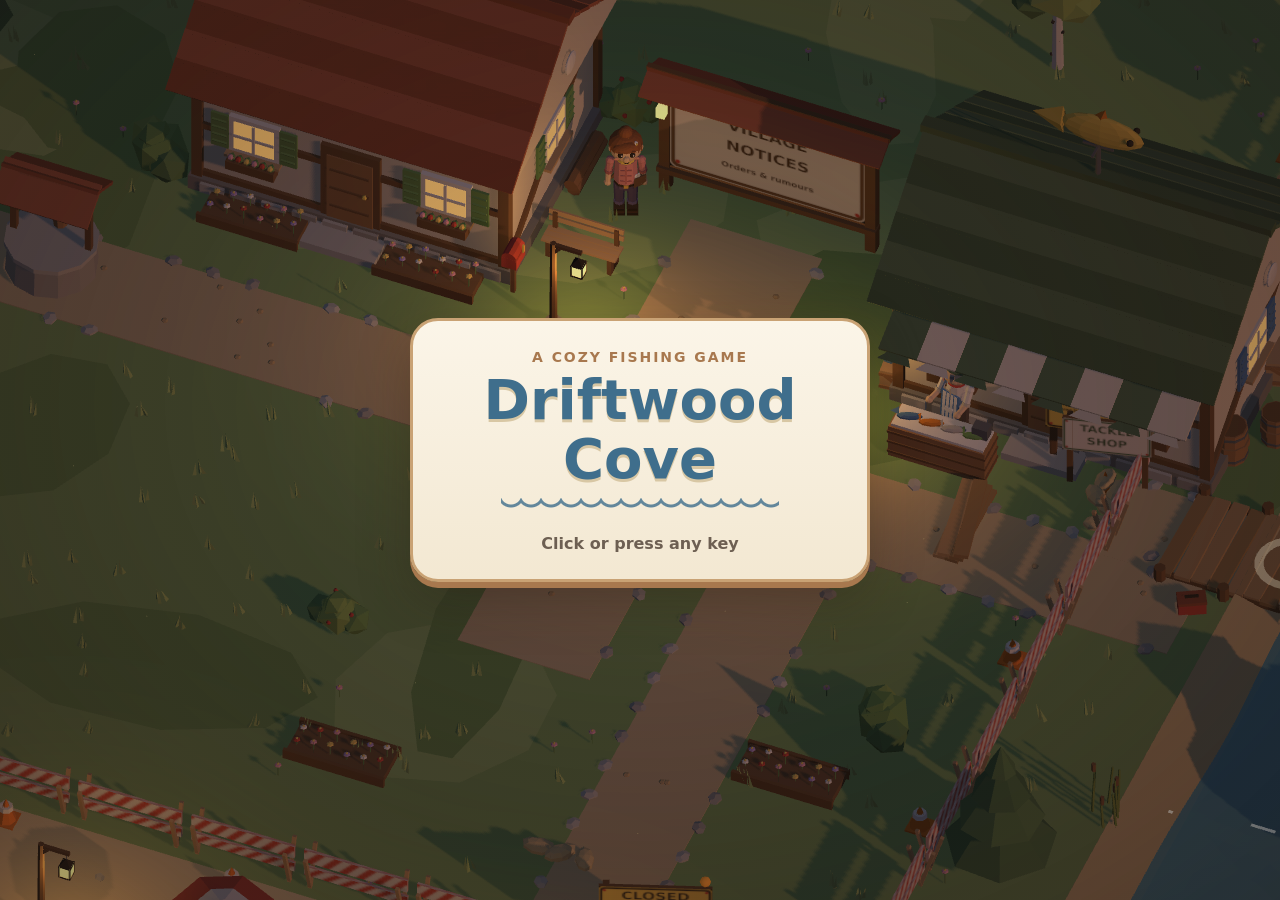
<file: index.html>
<!doctype html>
<html lang="en">
<head>
  <meta charset="utf-8">
  <meta name="viewport" content="width=device-width, initial-scale=1, viewport-fit=cover, user-scalable=no">
  <title>Driftwood Cove — a cozy fishing game</title>
  <meta name="description" content="A small, cozy 2.5D fishing game. Explore, fish, collect and upgrade.">
  <meta name="theme-color" content="#3f6e8c">
  <link rel="manifest" href="manifest.webmanifest">
  <link rel="icon" href="icons/icon-192.png" type="image/png">
  <link rel="apple-touch-icon" href="icons/icon-192.png">
  <link rel="stylesheet" href="style.css">
  <script type="importmap">{ "imports": { "three": "./vendor/three/three.module.js" } }</script>
  <script type="module" src="js/main.js"></script>
</head>
<body>
  <canvas id="world" aria-label="Game world"></canvas>

  <section id="title-screen" class="title-screen" aria-labelledby="title-name" hidden>
    <div class="title-card">
      <p class="title-kicker">a cozy fishing game</p>
      <h1 id="title-name">Driftwood Cove</h1>
      <div class="title-waves" aria-hidden="true"></div>
      <p id="title-press" class="title-press">Click or press any key</p>
      <div id="title-menu" class="title-menu" hidden>
        <button type="button" id="title-play" class="primary title-play">Play <span class="key">E</span></button>
        <button type="button" id="title-settings" class="secondary title-settings"><span class="title-ico" data-icon="gear"></span>Settings</button>
      </div>
    </div>
  </section>

  <header class="hud" id="hud">
    <div class="hud-card">
      <span class="level-chip" id="hud-level-chip" title="Level">
        <span id="hud-level">Lv 1</span>
        <span class="xp-bar" aria-hidden="true"><span id="hud-xp-bar"></span></span>
      </span>
      <span class="coins" title="Coins"><span class="coin-icon" aria-hidden="true"></span><span id="hud-coins">30</span></span>
      <span class="time-chip" id="hud-time-chip">
        <span class="time-icon" id="hud-time-icon" aria-hidden="true"></span>
        <span id="hud-time">Dawn</span>
        <span class="time-bar" aria-hidden="true"><span id="hud-time-bar"></span></span>
        <span class="moon-phase" id="hud-moon" role="img"></span>
      </span>
      <span class="weather-chip" id="hud-weather" data-weather="clear"><span class="weather-ico" id="hud-weather-ico" aria-hidden="true"></span><span id="hud-weather-text">Clear</span></span>
    </div>
    <div class="hud-card hud-sub">
      <span id="hud-region">Village</span>
      <span class="dot" aria-hidden="true">·</span>
      <span>Collection <strong id="hud-collection">0</strong></span>
      <span class="streak-chip" id="hud-streak" hidden title="Catch streak: bonus sell value on fish caught in a row"><span id="hud-streak-ico"></span><span id="hud-streak-text"></span></span>
    </div>
  </header>

  <nav class="hud-buttons" aria-label="Menus">
    <button type="button" id="btn-bag" class="pill"><span class="key">I</span> Bag <span class="badge" id="bag-count">0</span></button>
    <button type="button" id="btn-skills" class="pill"><span class="key">K</span> Skills <span class="badge points" id="skill-points" hidden>0</span></button>
    <button type="button" id="btn-settings" class="pill icon-only" aria-label="Settings" title="Settings"></button>
  </nav>

  <div id="finder" class="finder" hidden aria-label="Fish that can bite here now"></div>
  <button type="button" id="action-btn" class="action-btn" hidden><span class="key" id="action-key">E</span> <span id="action-label">Fish</span></button>

  <section id="fishing" class="fishing-panel" hidden aria-live="polite">
    <div class="legend-banner" id="legend-banner" hidden>✦ Legendary! ✦</div>
    <div class="fishing-status" id="fishing-status"><span class="status-ico" id="fishing-status-ico"></span><span id="fishing-status-text">Casting…</span></div>
    <div id="minigame" class="minigame" hidden>
      <div class="mg-head">
        <span class="mg-behavior"><span class="mg-behavior-ico" id="mg-behavior-ico"></span><span id="mg-behavior">Fish on!</span></span>
        <span id="mg-phase" class="mg-phase" hidden></span>
        <span id="mg-boss" class="mg-boss" hidden></span>
      </div>
      <div class="lane" id="mg-lane">
        <div class="lane-waves" aria-hidden="true"></div>
        <div class="zone" id="mg-zone" aria-hidden="true"><span class="zone-edge left"></span><span class="zone-edge right"></span></div>
        <div class="lane-fish" id="mg-fish" aria-hidden="true"></div>
      </div>
      <div class="meters">
        <div class="meter"><span class="meter-ico" data-icon="net" title="Catch progress"></span><div class="bar progress-bar"><div class="bar-fill progress" id="mg-progress"></div></div><span class="meter-val" id="mg-progress-val">0%</span></div>
        <div class="meter"><span class="meter-ico" data-icon="line2" title="Line tension"></span><div class="bar tension-bar"><div class="bar-fill tension" id="mg-tension"></div><span class="danger-mark" aria-hidden="true"></span></div><span class="meter-val" id="mg-tension-val">0%</span></div>
      </div>
      <p class="mg-hint"><span class="hint-keys"><span class="key">Space</span><span class="hint-or">or</span><span class="mg-mouse" data-icon="mouse"></span></span> hold to reel <b>→</b> · release to ease the line</p>
    </div>
    <div id="harpoon-game" class="minigame harpoon-game" hidden>
      <div class="mg-head">
        <span class="mg-behavior"><span class="mg-behavior-ico" data-icon="harpoon"></span><span id="hp-title">Harpoon it!</span></span>
        <span id="hp-result" class="mg-phase" hidden></span>
        <span id="hp-name" class="mg-boss" hidden></span>
      </div>
      <div class="lane hp-lane" id="hp-lane">
        <div class="lane-waves" aria-hidden="true"></div>
        <div class="hp-target" id="hp-target" aria-hidden="true"><span class="hp-back" data-icon="whale"></span></div>
        <div class="hp-mark" id="hp-mark" aria-hidden="true"></div>
        <div class="hp-aim" id="hp-aim" aria-hidden="true"></div>
      </div>
      <div class="hp-count"><span class="hp-row" id="hp-hits" title="Hits needed"></span><span class="hp-row spare" id="hp-left" title="Harpoons left"></span></div>
      <p class="mg-hint"><span class="hint-keys"><span class="key">Space</span><span class="hint-or">or</span><span class="mg-mouse" data-icon="mouse"></span></span> throw when the aim is on the giant · lead it a little, the harpoon takes a moment to land</p>
    </div>
  </section>

  <section id="catch-card" class="catch-card" hidden aria-live="assertive">
    <div class="golden-banner" aria-hidden="true">✦ New species! ✦</div>
    <div class="catch-art" id="catch-art"></div>
    <h2 id="catch-title">Caught!</h2>
    <p id="catch-details"></p>
    <p id="catch-note" class="catch-note"></p>
    <p id="catch-extra" class="catch-extra"></p>
    <p id="catch-xp" class="catch-xp"></p>
    <p id="catch-streak" class="catch-streak"></p>
    <button type="button" id="catch-ok" class="primary">Continue <span class="key">E</span></button>
    <div id="catch-choice" class="catch-choice" hidden>
      <button type="button" id="catch-wall" class="choice-btn wall"><span class="choice-ico" data-icon="board"></span><span><b>Put on the wallboard</b><small>Collect it · no coins</small></span><span class="key">E</span></button>
      <button type="button" id="catch-bag" class="choice-btn bag"><span class="choice-ico" data-icon="bag"></span><span><b>Keep in bag</b><small id="catch-bag-sub">Sell it later</small></span><span class="key">B</span></button>
    </div>
  </section>

  <div id="joystick" class="joystick" aria-hidden="true"><div id="joystick-knob" class="knob"></div></div>
  <div id="toasts" class="toasts" role="status" aria-live="polite"></div>
  <div id="fade" class="fade" aria-hidden="true"></div>
  <div class="rotate-hint" role="alert">
    <svg viewBox="0 0 64 64" aria-hidden="true"><rect x="20" y="8" width="24" height="42" rx="5" fill="#fbf5e8" stroke="#3b3129" stroke-width="3"/><circle cx="32" cy="44" r="2.2" fill="#3b3129"/><path d="M50 30a18 18 0 0 1-8 16" fill="none" stroke="#6f9a5a" stroke-width="3.5" stroke-linecap="round"/><path d="M38 44l4 2.5 1-4.8" fill="none" stroke="#6f9a5a" stroke-width="3.5" stroke-linecap="round" stroke-linejoin="round"/></svg>
    <strong>Turn your phone sideways</strong>
    <span>Driftwood Cove plays in landscape.</span>
  </div>
  <div id="vignette" class="vignette" aria-hidden="true"></div>

  <dialog id="shop-dialog" class="panel" aria-labelledby="shop-title">
    <header class="panel-head">
      <h2 id="shop-title">Tackle Shop</h2>
      <span class="coins"><span class="coin-icon" aria-hidden="true"></span><span id="shop-coins">0</span></span>
      <button type="button" class="close" data-close aria-label="Close">✕</button>
    </header>
    <div class="tabs" role="tablist">
      <button type="button" role="tab" id="tab-market" aria-selected="true" data-tab="market">Sell</button>
      <button type="button" role="tab" id="tab-gear" aria-selected="false" data-tab="gear">Gear</button>
    </div>
    <div id="shop-market" class="panel-body" role="tabpanel" aria-labelledby="tab-market"></div>
    <div id="shop-gear" class="panel-body" role="tabpanel" aria-labelledby="tab-gear" hidden></div>
  </dialog>

  <dialog id="bag-dialog" class="panel" aria-labelledby="bag-title">
    <header class="panel-head">
      <h2 id="bag-title">Fish bag</h2>
      <button type="button" class="close" data-close aria-label="Close">✕</button>
    </header>
    <div id="bag-body" class="panel-body"></div>
  </dialog>

  <dialog id="board-dialog" class="panel wide" aria-labelledby="board-title">
    <header class="panel-head">
      <h2 id="board-title">Collection wallboard</h2>
      <strong id="board-count">0</strong>
      <button type="button" class="close" data-close aria-label="Close">✕</button>
    </header>
    <div id="board-tabs" class="board-tabs" role="tablist" aria-label="Locations"></div>
    <div id="board-body" class="panel-body board-body"></div>
    <p class="board-hint">Hover, focus or tap a fish to see your best catch.</p>
    <div id="board-tip" class="board-tip" role="tooltip" hidden></div>
  </dialog>

  <dialog id="orders-dialog" class="panel" aria-labelledby="orders-title">
    <header class="panel-head">
      <h2 id="orders-title">Village orders</h2>
      <span class="orders-day" id="orders-day"></span>
      <button type="button" class="close" data-close aria-label="Close">✕</button>
    </header>
    <p class="board-hint">Nell collects requests from the villagers. They're optional, pay better than the market, and new ones go up every dawn.</p>
    <div id="orders-body" class="panel-body"></div>
  </dialog>

  <dialog id="trophy-dialog" class="panel" aria-labelledby="trophy-title">
    <header class="panel-head">
      <h2 id="trophy-title">Trophy shelf</h2>
      <button type="button" class="close" data-close aria-label="Close">✕</button>
    </header>
    <p class="board-hint">Show off your three proudest catches. Trophies stay home: they can't be sold while they hang here.</p>
    <div id="trophy-body" class="panel-body"></div>
  </dialog>

  <dialog id="skills-dialog" class="panel wide" aria-labelledby="skills-title">
    <header class="panel-head">
      <h2 id="skills-title">Skills</h2>
      <span class="skills-level" id="skills-level">Level 1</span>
      <button type="button" class="close" data-close aria-label="Close">✕</button>
    </header>
    <div class="skills-summary">
      <div class="skills-xp"><div class="bar xp-bar-big"><div class="bar-fill" id="skills-xp-fill"></div></div><span id="skills-xp-text">0 / 40 XP</span></div>
      <span class="skills-points" id="skills-points">0 points to spend</span>
    </div>
    <div id="skills-body" class="panel-body skills-grid"></div>
    <p id="skills-detail" class="skills-detail" aria-live="polite"></p>
  </dialog>

  <dialog id="unlock-dialog" class="panel small" aria-labelledby="unlock-title">
    <header class="panel-head">
      <h2 id="unlock-title">Construction site</h2>
      <button type="button" class="close" data-close aria-label="Close">✕</button>
    </header>
    <div class="panel-body unlock-body">
      <div id="unlock-art" class="unlock-art" aria-hidden="true"></div>
      <p id="unlock-text"></p>
      <p class="unlock-price"><span class="value"><span class="coin-icon" aria-hidden="true"></span><span id="unlock-price">0</span></span> <span id="unlock-have" class="muted"></span></p>
      <div class="unlock-actions">
        <button type="button" class="secondary" data-close>Not now</button>
        <button type="button" class="primary" id="unlock-pay">Pay the builders</button>
      </div>
    </div>
  </dialog>

  <dialog id="sleep-dialog" class="panel small" aria-labelledby="sleep-title">
    <header class="panel-head">
      <h2 id="sleep-title">Sleep until…</h2>
      <button type="button" class="close" data-close aria-label="Close">✕</button>
    </header>
    <div class="panel-body">
      <div id="sleep-body" class="sleep-options"></div>
    </div>
  </dialog>

  <dialog id="settings-dialog" class="panel small" aria-labelledby="settings-title">
    <header class="panel-head">
      <h2 id="settings-title">Settings</h2>
      <button type="button" class="close" data-close aria-label="Close">✕</button>
    </header>
    <form class="panel-body settings-body" method="dialog">
      <label class="setting"><span class="setting-ico" data-icon="music"></span><span>Music</span><input type="range" id="vol-music" min="0" max="100" step="1"><output for="vol-music"></output></label>
      <label class="setting"><span class="setting-ico" data-icon="speaker"></span><span>Sounds</span><input type="range" id="vol-sfx" min="0" max="100" step="1"><output for="vol-sfx"></output></label>
      <label class="setting"><span class="setting-ico" data-icon="leaf"></span><span>Nature</span><input type="range" id="vol-ambience" min="0" max="100" step="1"><output for="vol-ambience"></output></label>
      <label class="setting toggle"><span class="setting-ico" data-icon="mute"></span><span>Mute everything</span><input type="checkbox" id="vol-mute"></label>
    </form>
  </dialog>

  <script>
    if ("serviceWorker" in navigator) navigator.serviceWorker.register("sw.js");
  </script>
</body>
</html>
</file>
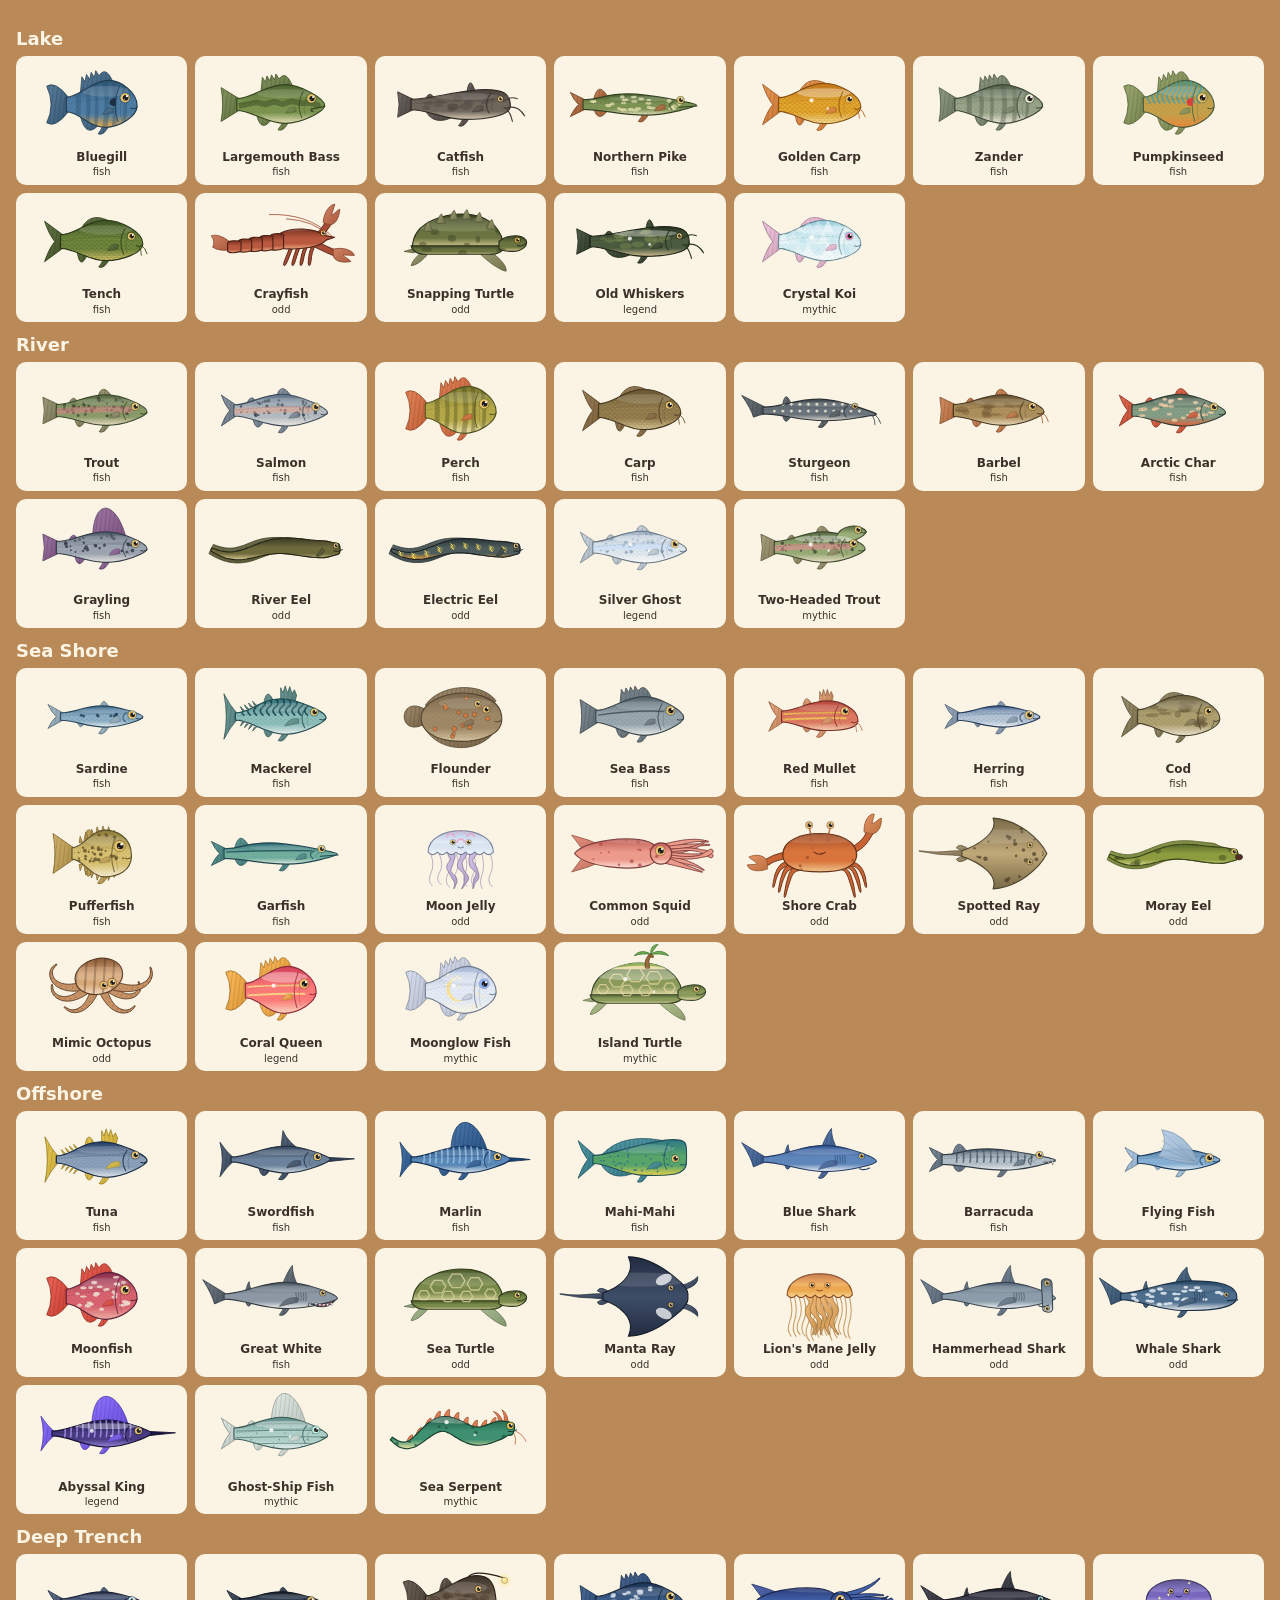
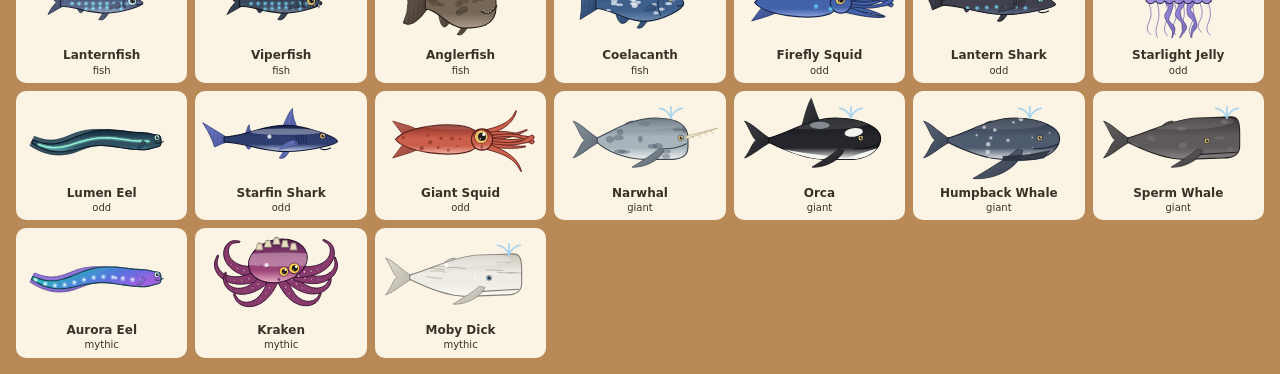
<file: tools/portraits.html>
<!doctype html>
<html lang="en">
<head>
<meta charset="utf-8">
<meta name="viewport" content="width=device-width, initial-scale=1">
<title>Portrait sheet</title>
<!-- Dev tool: every species portrait, discovered and silhouette, for art consistency checks. Not precached. -->
<style>
  body { margin: 0; padding: 16px; background: #b98a58; font: 12px/1.2 "Segoe UI", system-ui, sans-serif; color: #3b3129; }
  h2 { margin: 12px 0 6px; color: #fbf4e4; }
  .grid { display: grid; grid-template-columns: repeat(auto-fill, minmax(var(--w, 150px), 1fr)); gap: 8px; }
  .cell { background: #fbf4e4; border-radius: 10px; padding: 6px; text-align: center; }
  .cell.sil { background: #d9ccb4; }
  .cell svg { width: 100%; height: auto; }
  .cell b { display: block; font-size: 12px; }
</style>
</head>
<body>
<div id="out"></div>
<script type="module">
  import { COLLECTION, LOCATIONS, LOCATION_LABELS, kindOf } from "../js/game/content.js";
  import { fishSvg } from "../js/ui/fishArt.js";
  const q = new URLSearchParams(location.search), sil = q.has("sil"), only = q.get("only")?.split(",");
  document.getElementById("out").innerHTML = LOCATIONS.map(loc => `<h2>${LOCATION_LABELS[loc]}</h2><div class="grid">${
    COLLECTION.filter(f => f.location === loc && (!only || only.some(o => f.id.includes(o)))).map(f => `<div class="cell">${fishSvg(f, { size: 150 })}<b>${f.name}</b><small>${kindOf(f)}</small></div>`
      + (sil ? `<div class="cell sil">${fishSvg(f, { silhouette: true, size: 150 })}<b>???</b></div>` : "")).join("")}</div>`).join("");
  if (q.get("w")) document.body.style.setProperty("--w", `${q.get("w")}px`);
  document.body.dataset.ready = "1";
</script>
</body>
</html>
</file>
<file: style.css>
:root {
  --paper: #f7efdf;
  --paper-2: #efe3cb;
  --ink: #3b3129;
  --ink-soft: #6d5f52;
  --wood: #a8784e;
  --wood-dark: #7a5638;
  --leaf: #6f9a5a;
  --leaf-dark: #4f7a44;
  --sea: #3f6e8c;
  --coin: #e6b83f;
  --rare: #4f86c6;
  --legendary: #d68a2a;
  --danger: #d0584a;
  --shadow: 0 6px 18px rgb(40 28 18 / 0.22);
  --radius: 16px;
  --font: ui-rounded, "Segoe UI Rounded", "SF Pro Rounded", "Nunito", "Segoe UI", system-ui, sans-serif;
  color-scheme: light;
}

* { box-sizing: border-box; }
[hidden] { display: none !important; }
html, body {
  margin: 0;
  height: 100%;
  overflow: hidden;
  background: #aedcee;
  color: var(--ink);
  font-family: var(--font);
  -webkit-tap-highlight-color: transparent;
  user-select: none;
  -webkit-user-select: none;
  touch-action: none;
}
canvas#world { position: fixed; inset: 0; width: 100vw; height: 100dvh; display: block; outline: none; }

button { font: inherit; color: inherit; cursor: pointer; touch-action: manipulation; }
button:focus-visible, [tabindex]:focus-visible { outline: 3px solid var(--sea); outline-offset: 2px; }
button:disabled { cursor: not-allowed; opacity: 0.5; }

.key {
  display: inline-grid; place-items: center; min-width: 1.5em; height: 1.5em; padding: 0 0.3em;
  border-radius: 6px; background: var(--ink); color: var(--paper); font-size: 0.72em; font-weight: 700;
}
@media (pointer: coarse) { .key { display: none; } }

/* HUD ------------------------------------------------------------------ */
.hud { position: fixed; top: 12px; left: 12px; display: grid; gap: 6px; pointer-events: none; }
.hud-card {
  display: flex; align-items: center; gap: 14px; padding: 8px 14px;
  background: var(--paper); border-radius: var(--radius); box-shadow: var(--shadow);
  font-weight: 700; font-size: 17px;
}
.hud-sub { font-size: 14px; font-weight: 600; color: var(--ink-soft); gap: 8px; padding: 6px 14px; justify-self: start; }
.hud-sub strong { color: var(--ink); }
.coins { display: inline-flex; align-items: center; gap: 6px; font-weight: 800; }
.coin-icon {
  width: 18px; height: 18px; border-radius: 50%;
  background: radial-gradient(circle at 35% 35%, #fff2b0, var(--coin) 55%, #b88a20);
  box-shadow: inset 0 0 0 2px #c99a2a;
}
.time-chip { display: inline-flex; align-items: center; gap: 8px; }
.time-icon { width: 18px; height: 18px; border-radius: 50%; background: #ffcf7a; box-shadow: 0 0 0 3px rgb(255 207 122 / 0.35); }
.time-chip[data-bucket="night"] .time-icon { background: #dfe6ff; box-shadow: inset -5px -2px 0 #9aa8d8; }
.time-chip[data-bucket="dusk"] .time-icon { background: #ff9a5c; }
.time-chip[data-bucket="dawn"] .time-icon { background: #ffc0a0; }
.weather-chip { display: inline-flex; align-items: center; gap: 5px; padding: 2px 10px 2px 6px; border-radius: 999px; background: var(--paper-2); font-size: 14px; font-weight: 800; color: var(--ink-soft); }
.weather-ico .ico { width: 22px; height: 22px; vertical-align: middle; }
.weather-chip[data-weather="rain"] { background: #dbe8f2; color: #3f6e8c; }
.weather-chip[data-weather="fog"] { background: #e6e6e2; color: #6d6a64; }
.weather-chip[data-weather="storm"] { background: #d9d4e8; color: #4a3d86; animation: pop 0.3s ease-out; }
.time-bar { width: 60px; height: 6px; background: var(--paper-2); border-radius: 3px; overflow: hidden; }
.time-bar span { display: block; height: 100%; width: 0; background: var(--wood); }

.hud-buttons { position: fixed; top: 12px; right: 12px; display: flex; gap: 8px; }
.pill {
  display: inline-flex; align-items: center; gap: 8px; min-height: 44px; padding: 8px 16px;
  border: none; border-radius: 999px; background: var(--paper); box-shadow: var(--shadow); font-weight: 700; font-size: 15px;
}
.pill:hover { background: #fff8ea; }
.badge { min-width: 22px; padding: 1px 7px; border-radius: 999px; background: var(--leaf); color: #fff; font-size: 13px; }

.action-btn {
  position: fixed; left: 50%; bottom: 28px; transform: translateX(-50%);
  display: inline-flex; align-items: center; gap: 10px; min-height: 52px; padding: 10px 24px;
  border: none; border-radius: 999px; background: var(--leaf); color: #fff; font-weight: 800; font-size: 18px;
  box-shadow: 0 4px 0 var(--leaf-dark), var(--shadow);
}
.action-btn .key { background: rgb(255 255 255 / 0.9); color: var(--leaf-dark); }
.action-btn:active { transform: translateX(-50%) translateY(3px); box-shadow: 0 1px 0 var(--leaf-dark), var(--shadow); }
.action-btn.locked { background: #9c8f80; box-shadow: 0 4px 0 #75695c, var(--shadow); }

/* Fishing ---------------------------------------------------------------- */
.fishing-panel {
  position: fixed; left: 50%; bottom: 20px; translate: -50% 0;
  width: min(520px, calc(100vw - 24px)); padding: 12px 18px 14px;
  background: var(--paper); border-radius: var(--radius); box-shadow: var(--shadow); text-align: center;
  touch-action: none;
}
.fishing-status { margin: 2px 0; font-size: 18px; font-weight: 800; }
.fishing-status.bite { color: var(--danger); font-size: 26px; animation: pop 0.25s ease-out; }
@keyframes pop { from { transform: scale(0.6); } to { transform: scale(1); } }
.minigame { margin-top: 6px; }
.mg-label { display: flex; justify-content: space-between; font-weight: 700; font-size: 14px; color: var(--ink-soft); margin-bottom: 6px; }
.mg-phase { font-weight: 800; }
.mg-phase.burst { color: var(--danger); }
.mg-phase.exhausted { color: var(--leaf-dark); }
.lane { position: relative; height: 40px; border-radius: 12px; background: linear-gradient(#6fb4c6, #4d93a8); overflow: hidden; box-shadow: inset 0 2px 6px rgb(0 0 0 / 0.25); }
.zone {
  position: absolute; top: 3px; bottom: 3px; left: 0; width: 14%;
  border-radius: 9px; background: rgb(255 248 220 / 0.35); border: 3px solid #fff5d6;
}
.zone.inside { background: rgb(160 230 140 / 0.5); border-color: #d9ffc7; }
.lane-fish {
  position: absolute; top: 50%; left: 0; width: 34px; height: 18px; margin-left: -17px; margin-top: -9px;
  background: #2f3f4a; border-radius: 50% 60% 60% 50%; transition: transform 0.1s;
}
.lane-fish::after { content: ""; position: absolute; left: -9px; top: 2px; border: 7px solid transparent; border-right: 11px solid #2f3f4a; }
.lane-fish.burst { background: #b3402f; }
.lane-fish.burst::after { border-right-color: #b3402f; }
.bar-row { display: grid; grid-template-columns: 70px 1fr; align-items: center; gap: 10px; margin-top: 8px; font-size: 13px; font-weight: 700; text-align: left; }
.bar { height: 14px; border-radius: 7px; background: var(--paper-2); overflow: hidden; box-shadow: inset 0 1px 3px rgb(0 0 0 / 0.15); }
.bar-fill { height: 100%; width: 0; border-radius: 7px; }
.bar-fill.progress { background: var(--leaf); }
.bar-fill.tension { background: var(--coin); }
.bar-fill.tension.high { background: var(--danger); }
.mg-hint { margin: 8px 0 0; font-size: 12px; color: var(--ink-soft); }

.catch-card {
  position: fixed; left: 50%; top: 50%; translate: -50% -50%;
  width: min(360px, calc(100vw - 24px)); padding: 18px 22px; text-align: center;
  background: var(--paper); border-radius: 20px; box-shadow: 0 12px 40px rgb(40 28 18 / 0.35);
  animation: pop 0.25s ease-out;
}
.catch-card h2 { margin: 4px 0; font-size: 22px; }
.catch-card p { margin: 4px 0; }
.catch-note { font-weight: 700; color: var(--leaf-dark); }
.catch-art svg { width: 160px; height: auto; }
.rarity-icon { display: inline-grid; place-items: center; width: var(--s, 22px); height: var(--s, 22px); vertical-align: middle; flex: none; }
.rarity-icon svg { width: 100%; height: 100%; display: block; }
.rarity-icon.legendary svg { filter: drop-shadow(0 0 3px rgb(255 200 80 / 0.8)); }
.catch-card h2 { display: flex; align-items: center; justify-content: center; gap: 8px; }
.catch-extra { font-weight: 800; color: var(--legendary); }
.catch-extra:empty { display: none; }
.rarity { display: inline-block; padding: 1px 10px; border-radius: 999px; font-size: 12px; font-weight: 800; text-transform: uppercase; letter-spacing: 0.04em; background: var(--paper-2); color: var(--ink-soft); }
.rarity.rare { background: var(--rare); color: #fff; }
.rarity.legendary { background: var(--legendary); color: #fff; }

.primary {
  min-height: 44px; padding: 8px 20px; border: none; border-radius: 999px;
  background: var(--leaf); color: #fff; font-weight: 800; box-shadow: 0 3px 0 var(--leaf-dark);
}
.primary .key { background: rgb(255 255 255 / 0.9); color: var(--leaf-dark); }
.secondary {
  min-height: 36px; padding: 6px 14px; border: 2px solid var(--wood); border-radius: 999px;
  background: #fff8ea; font-weight: 700;
}

/* Joystick (touch) ----------------------------------------------------- */
.joystick {
  position: fixed; left: 24px; bottom: 24px; width: 128px; height: 128px; border-radius: 50%;
  background: rgb(247 239 223 / 0.45); border: 3px solid rgb(247 239 223 / 0.8); display: none; touch-action: none;
}
.knob { position: absolute; left: 50%; top: 50%; width: 56px; height: 56px; margin: -28px 0 0 -28px; border-radius: 50%; background: var(--paper); box-shadow: var(--shadow); }
body.touch .joystick { display: block; }
body.touch .action-btn { left: auto; right: 24px; bottom: 44px; transform: none; min-height: 64px; }
body.touch .action-btn:active { transform: translateY(3px); }
body.fishing .joystick { display: none; }

.toasts { position: fixed; top: 110px; left: 50%; transform: translateX(-50%); display: grid; gap: 6px; justify-items: center; pointer-events: none; }
.toast { padding: 8px 16px; border-radius: 999px; background: rgb(59 49 41 / 0.88); color: var(--paper); font-weight: 700; font-size: 15px; animation: toast 2.8s ease forwards; }
@keyframes toast { 0% { opacity: 0; transform: translateY(-6px); } 10%, 80% { opacity: 1; transform: none; } 100% { opacity: 0; } }

.fade { position: fixed; inset: 0; background: #1d2850; opacity: 0; pointer-events: none; transition: opacity 0.45s ease; }
.fade.on { opacity: 1; }

/* Panels (dialogs) ------------------------------------------------------ */
dialog.panel {
  width: min(640px, calc(100vw - 24px)); max-height: min(640px, calc(100dvh - 32px));
  padding: 0; border: none; border-radius: 20px; background: var(--paper); color: var(--ink);
  box-shadow: 0 18px 50px rgb(40 28 18 / 0.4); overflow: hidden; display: none; flex-direction: column;
}
dialog.panel[open] { display: flex; }
dialog.panel.wide { width: min(820px, calc(100vw - 24px)); }
dialog::backdrop { background: rgb(40 32 26 / 0.35); }
.panel-head { display: flex; align-items: center; gap: 14px; padding: 14px 18px; background: var(--paper-2); border-bottom: 3px solid #e2d3b4; }
.panel-head h2 { margin: 0; font-size: 20px; flex: 1; }
.close { width: 40px; height: 40px; border: none; border-radius: 50%; background: var(--paper); font-size: 18px; font-weight: 800; }
.panel-body { padding: 14px 18px 18px; overflow-y: auto; user-select: text; }
.tabs { display: flex; gap: 6px; padding: 10px 18px 0; }
.tabs button { flex: 1; min-height: 40px; border: none; border-radius: 12px 12px 0 0; background: var(--paper-2); font-weight: 800; color: var(--ink-soft); }
.tabs button[aria-selected="true"] { background: var(--wood); color: #fff; }

.fish-list { display: grid; gap: 6px; margin: 0; padding: 0; list-style: none; }
.fish-row { display: grid; grid-template-columns: 64px 1fr auto auto; align-items: center; gap: 10px; padding: 4px 10px; background: #fffaf0; border-radius: 12px; }
.fish-row svg { width: 64px; height: auto; }
.fish-row .name { font-weight: 800; display: flex; align-items: center; gap: 6px; }
.fish-row .meta { font-size: 13px; color: var(--ink-soft); }
.value { font-weight: 800; display: inline-flex; align-items: center; gap: 4px; vertical-align: middle; }
.value .coin-icon { width: 14px; height: 14px; }
.list-head { display: flex; align-items: center; justify-content: space-between; gap: 10px; margin-bottom: 10px; font-weight: 700; }
.empty { color: var(--ink-soft); text-align: center; padding: 20px 0; }

.gear-list { display: grid; gap: 8px; }
.gear-row { display: grid; grid-template-columns: 70px 1fr auto; gap: 12px; align-items: center; padding: 8px 12px; background: #fffaf0; border-radius: 12px; }
.gear-slot { font-weight: 800; color: var(--wood-dark); }
.gear-info { font-size: 14px; line-height: 1.35; }
.gear-info b { font-size: 15px; }
.gear-info .arrow { color: var(--leaf-dark); font-weight: 800; }
.gear-info .muted { color: var(--ink-soft); }
.boat-row { background: #e6f0f2; }

.board-grid { display: grid; grid-template-columns: repeat(6, 1fr); gap: 10px; }
.board-tabs { display: flex; gap: 6px; padding: 12px 18px 0; flex-wrap: wrap; }
.board-tab { display: inline-flex; align-items: center; gap: 6px; padding: 7px 12px; border: 3px solid #e2d3b4; border-radius: 999px; background: #fffaf0; font: inherit; font-weight: 800; font-size: 14px; color: var(--ink-soft); cursor: pointer; }
.board-tab.active { background: var(--wood); border-color: var(--wood-dark); color: #fffaf0; }
.board-tab .tab-count { font-size: 12px; opacity: 0.85; }
.board-tab.done:not(.active) { border-color: var(--leaf); color: var(--leaf-dark); }
.board-body { display: grid; gap: 6px; align-content: start; }
.board-section { display: flex; align-items: center; gap: 6px; margin: 4px 0 0; font-size: 15px; color: var(--wood-dark); }
.board-section svg { width: 18px; height: 18px; }
.board-slot.legend.found { border-color: #e2b84a; background: linear-gradient(#fffaf0, #fff1c8); }
.board-tip .tip-flavor { font-size: 13px; color: var(--ink-soft); }
.board-slot { position: relative; display: grid; justify-items: center; gap: 2px; padding: 8px 4px; background: #fffaf0; border: 3px solid #e2d3b4; border-radius: 14px; text-align: center; font: inherit; color: inherit; cursor: pointer; transition: transform 0.12s, box-shadow 0.12s; }
.board-slot:hover, .board-slot:focus-visible { transform: translateY(-2px); box-shadow: 0 6px 14px rgb(40 28 18 / 0.18); }
.slot-rarity { position: absolute; top: 6px; right: 6px; }
.board-hint { margin: 10px 18px 0; font-size: 13px; color: var(--ink-soft); }
.board-tip {
  position: fixed; z-index: 10; width: 240px; padding: 12px 14px; display: grid; gap: 3px; justify-items: center; text-align: center;
  background: var(--paper); border: 3px solid var(--wood); border-radius: 16px; box-shadow: 0 10px 28px rgb(40 28 18 / 0.35);
  pointer-events: none; font-size: 14px;
}
.board-tip strong { display: flex; align-items: center; gap: 6px; font-size: 16px; }
.board-tip .tip-art svg { width: 200px; height: auto; }
.board-tip .tip-label { font-size: 11px; font-weight: 800; text-transform: uppercase; letter-spacing: 0.08em; color: var(--wood-dark); }
.board-tip .tip-stat { font-weight: 800; font-size: 16px; }
dialog.panel.small { width: min(420px, calc(100vw - 24px)); }
.unlock-body p { margin: 0 0 12px; line-height: 1.45; }
.unlock-price { font-size: 22px; }
.unlock-price .coin-icon { width: 22px; height: 22px; }
.unlock-actions { display: flex; justify-content: flex-end; gap: 10px; }
.muted { color: var(--ink-soft); font-size: 14px; font-weight: 600; }
.board-slot svg { width: 100%; max-width: 110px; height: auto; }
.board-slot .name { font-weight: 800; font-size: 14px; }
.board-slot .loc { font-size: 12px; color: var(--ink-soft); }
.board-slot.found { border-color: var(--leaf); }
.board-slot:not(.found) .name { color: var(--ink-soft); }

@media (max-width: 640px) {
  .weather-chip span:last-child { display: none; }
  .hud-card { font-size: 15px; gap: 10px; padding: 6px 10px; }
  .time-bar { width: 36px; }
  .hud-buttons { top: auto; bottom: 180px; right: 12px; flex-direction: column; }
  .board-grid { grid-template-columns: repeat(2, 1fr); }
  .fish-row { grid-template-columns: 48px 1fr auto; }
  .fish-row svg { width: 48px; }
  .fish-row .value { grid-column: 2; }
  .gear-row { grid-template-columns: 1fr auto; }
  .gear-slot { grid-column: 1 / -1; }
}
@media (max-height: 760px) and (min-width: 641px) {
  .board-slot svg { max-width: 84px; }
  .board-slot { padding: 4px; }
}
@media (prefers-reduced-motion: reduce) {
  *, *::before, *::after { animation-duration: 0.01ms !important; transition: none !important; }
}
/* Wide screens: keep the cheering angler visible next to the catch card. */
@media (min-width: 900px) {
  .catch-card { left: calc(50% + 300px); width: 340px; }
}
.catch-art svg { width: 200px; }

/* Icons ---------------------------------------------------------------- */
.ico { width: 1.25em; height: 1.25em; flex: none; vertical-align: -0.25em; }
.pill .ico { width: 20px; height: 20px; }
.pill.icon-only { width: 44px; padding: 0; justify-content: center; }
.pill.icon-only .ico { width: 22px; height: 22px; }
.tabs button { display: inline-flex; align-items: center; justify-content: center; gap: 8px; }
.tabs button .ico { width: 22px; height: 22px; }

/* Shop: gear cards ------------------------------------------------------ */
.gear-grid { display: grid; grid-template-columns: repeat(2, 1fr); gap: 10px; }
.gear-card {
  display: grid; grid-template-columns: 52px 1fr auto; align-items: center; gap: 10px;
  padding: 10px 12px; background: #fffaf0; border: 2px solid #eadcc0; border-radius: 16px;
}
.gear-art { display: grid; place-items: center; width: 52px; height: 52px; border-radius: 14px; background: var(--paper-2); }
.gear-art .ico { width: 36px; height: 36px; }
.gear-art.small { width: 40px; height: 40px; border-radius: 12px; }
.gear-art.small .ico { width: 28px; height: 28px; }
.gear-main { min-width: 0; display: grid; gap: 4px; }
.gear-title { display: flex; align-items: center; gap: 8px; font-weight: 800; font-size: 15px; }
.pips { display: inline-flex; gap: 3px; }
.pips i { width: 8px; height: 8px; border-radius: 50%; background: #e2d3b4; }
.pips i.on { background: var(--leaf); }
.stats { display: flex; flex-wrap: wrap; gap: 4px 12px; }
.stat { display: inline-flex; align-items: center; gap: 4px; font-size: 14px; font-weight: 700; color: var(--ink-soft); white-space: nowrap; }
.stat .ico { color: var(--wood-dark); }
.stat b { color: var(--leaf-dark); font-weight: 800; }
.stat .arrow { color: var(--leaf-dark); font-weight: 800; }
.next-name { font-size: 12px; color: var(--ink-soft); font-weight: 600; }
.buy {
  display: inline-flex; align-items: center; gap: 4px; min-height: 40px; padding: 6px 14px; border: none; border-radius: 999px;
  background: var(--leaf); color: #fff; font-weight: 800; box-shadow: 0 3px 0 var(--leaf-dark);
}
.buy:not(:disabled):hover { filter: brightness(1.06); }
.buy:disabled { background: #b7ab98; box-shadow: 0 3px 0 #8f8574; opacity: 1; }
.buy.small, .secondary.small, .primary.small { min-height: 34px; padding: 4px 12px; font-size: 14px; }
.max-badge { padding: 4px 10px; border-radius: 999px; background: var(--coin); color: #5a3e12; font-weight: 800; font-size: 13px; }
.section-title { display: flex; align-items: baseline; gap: 8px; margin: 16px 0 8px; font-size: 16px; }

/* Purchase dialog art --------------------------------------------------- */
.unlock-art { display: grid; place-items: center; margin-bottom: 8px; }
.unlock-art:empty { display: none; }
.unlock-art .ico { width: 72px; height: 72px; }

/* Settings ----------------------------------------------------------------- */
.settings-body { display: grid; gap: 14px; }
.setting { display: grid; grid-template-columns: 28px 90px 1fr 48px; align-items: center; gap: 10px; font-weight: 700; }
.setting.toggle { grid-template-columns: 28px 1fr auto; }
.setting-ico { display: grid; place-items: center; color: var(--wood-dark); }
.setting-ico .ico { width: 24px; height: 24px; }
.setting input[type="range"] { width: 100%; accent-color: var(--leaf); }
.setting input[type="checkbox"] { width: 22px; height: 22px; accent-color: var(--leaf); }
.setting output { text-align: right; font-variant-numeric: tabular-nums; color: var(--ink-soft); }

@media (max-width: 640px) {
  .gear-grid { grid-template-columns: 1fr; }
  .setting { grid-template-columns: 28px 70px 1fr 44px; }
}
#shop-dialog { width: min(780px, calc(100vw - 24px)); }
.gear-title { flex-wrap: wrap; row-gap: 2px; }

/* Fishing panel & catch minigame ------------------------------------------ */
.fishing-panel {
  width: min(560px, calc(100vw - 24px)); padding: 12px 16px 12px;
  background: linear-gradient(#fbf5e8, #f3e8d2); border: 3px solid #c9a274; box-shadow: 0 4px 0 #a8784e, var(--shadow);
}
.fishing-status { display: flex; align-items: center; justify-content: center; gap: 8px; margin: 0; font-size: 18px; font-weight: 800; }
.status-ico .ico { width: 28px; height: 28px; vertical-align: middle; }
.fishing-panel[data-phase="wait"] .status-ico { animation: bob 1.6s ease-in-out infinite; }
.fishing-panel[data-phase="cast"] .status-ico { animation: castswing 0.6s ease-out; }
.fishing-panel[data-phase="bite"] { border-color: var(--danger); box-shadow: 0 4px 0 #9c3a30, 0 0 0 6px rgb(208 88 74 / 0.25), var(--shadow); animation: shake 0.18s linear infinite; }
.fishing-panel[data-phase="bite"] .fishing-status { color: var(--danger); font-size: 24px; }
.fishing-panel[data-phase="bite"] .status-ico { animation: pop 0.25s ease-out; }
.fishing-panel[data-phase="fight"] .fishing-status { font-size: 15px; color: var(--leaf-dark); }
.fishing-panel[data-phase="fight"] .status-ico .ico { width: 20px; height: 20px; }
@keyframes bob { 0%, 100% { transform: translateY(0); } 50% { transform: translateY(4px); } }
@keyframes castswing { from { transform: rotate(-40deg); } to { transform: rotate(0); } }
@keyframes shake { 0%, 100% { translate: -50% 0; } 25% { translate: calc(-50% - 2px) 0; } 75% { translate: calc(-50% + 2px) 0; } }

.mg-head { display: flex; align-items: center; justify-content: space-between; margin: 8px 2px 6px; }
.mg-behavior { display: inline-flex; align-items: center; gap: 6px; font-weight: 800; font-size: 14px; color: var(--ink); }
.mg-behavior-ico { display: grid; place-items: center; width: 26px; height: 26px; border-radius: 8px; background: var(--paper-2); color: var(--wood-dark); }
.mg-behavior-ico .ico { width: 18px; height: 18px; }
.minigame[data-rarity="rare"] .mg-behavior-ico { background: #dbe8f7; color: var(--rare); }
.minigame[data-rarity="legendary"] .mg-behavior-ico { background: #fbe9c4; color: var(--legendary); }
.mg-phase { display: inline-flex; align-items: center; gap: 4px; padding: 2px 10px; border-radius: 999px; font-size: 13px; font-weight: 800; }
.mg-phase .ico { width: 16px; height: 16px; }
.mg-phase.burst { background: #fbe0dc; color: var(--danger); animation: pop 0.2s ease-out; }
.mg-phase.exhausted { background: #e3f0d9; color: var(--leaf-dark); }

.lane {
  position: relative; height: 54px; border-radius: 14px; overflow: hidden;
  background: linear-gradient(#8fd0dc 0%, #5aa9bf 45%, #3f8aa6 100%);
  box-shadow: inset 0 3px 8px rgb(0 0 0 / 0.25), inset 0 -2px 0 rgb(255 255 255 / 0.15);
}
.lane-waves {
  position: absolute; inset: 0; opacity: 0.35;
  background: radial-gradient(ellipse 18px 3px at 50% 50%, #fff 60%, transparent 62%) 0 12px / 46px 26px,
              radial-gradient(ellipse 12px 2px at 50% 50%, #fff 60%, transparent 62%) 20px 30px / 38px 26px;
  animation: lanewaves 3s linear infinite;
}
@keyframes lanewaves { to { background-position: 46px 12px, -18px 30px; } }
.zone {
  position: absolute; top: 4px; bottom: 4px; left: 0; width: 14%;
  border-radius: 10px; background: rgb(255 250 230 / 0.28); border: 3px solid #fff5d6;
  box-shadow: 0 0 0 2px rgb(59 49 41 / 0.15); transition: background 0.15s, box-shadow 0.15s, border-color 0.15s;
}
.zone.inside { background: rgb(170 235 140 / 0.45); border-color: #e4ffd4; box-shadow: 0 0 14px 2px rgb(190 255 150 / 0.7); }
.zone.reeling { border-style: dashed; }
.zone-edge { position: absolute; top: 50%; width: 6px; height: 18px; margin-top: -9px; border-radius: 3px; background: #fff5d6; }
.zone-edge.left { left: -5px; } .zone-edge.right { right: -5px; }
.lane-fish {
  position: absolute; top: 50%; left: 0; width: 46px; height: 23px; margin: -11.5px 0 0 -23px;
  color: #23394a; transition: color 0.2s; filter: drop-shadow(0 2px 1px rgb(0 0 0 / 0.25));
}
.lane-fish svg { width: 100%; height: 100%; display: block; transition: transform 0.15s; }
.lane-fish.right svg { transform: scaleX(-1); }
.lane-fish[data-phase="burst"] { color: #a8342a; animation: wiggle 0.12s linear infinite; }
.lane-fish[data-phase="exhausted"] { color: #3d5a4a; }
.fish-zzz { position: absolute; top: -14px; right: -4px; font-size: 13px; font-weight: 900; color: #fff; opacity: 0; }
.lane-fish[data-phase="exhausted"] .fish-zzz { animation: zzz 1.4s ease-out infinite; }
@keyframes wiggle { 0%, 100% { rotate: -6deg; } 50% { rotate: 6deg; } }
@keyframes zzz { 0% { opacity: 0; transform: translate(0, 4px) scale(0.7); } 30% { opacity: 1; } 100% { opacity: 0; transform: translate(6px, -8px) scale(1.2); } }

.meters { display: grid; gap: 7px; margin-top: 10px; }
.meter { display: grid; grid-template-columns: 30px 1fr 44px; align-items: center; gap: 8px; }
.meter-ico { display: grid; place-items: center; }
.meter-ico .ico { width: 26px; height: 26px; }
.meter-val { font-weight: 800; font-size: 13px; text-align: right; font-variant-numeric: tabular-nums; color: var(--ink-soft); }
.meters .bar { position: relative; height: 16px; border-radius: 8px; background: #e6d9bf; box-shadow: inset 0 2px 3px rgb(0 0 0 / 0.15); overflow: hidden; }
.meters .bar-fill { height: 100%; border-radius: 8px; transition: width 0.08s linear; }
.meters .bar-fill.progress {
  background: repeating-linear-gradient(-45deg, rgb(255 255 255 / 0.18) 0 8px, transparent 8px 16px), linear-gradient(#8cc46a, #5f9a4c);
  background-size: 22px 22px, 100% 100%; animation: stripes 0.8s linear infinite;
}
@keyframes stripes { to { background-position: 22px 0, 0 0; } }
.meters .bar-fill.tension { --hue: 110; background: linear-gradient(hsl(var(--hue) 70% 60%), hsl(var(--hue) 65% 45%)); }
.danger-mark { position: absolute; top: 0; bottom: 0; left: 78%; width: 2px; background: rgb(168 52 42 / 0.5); }
.minigame.danger .tension-bar { animation: jitter 0.12s linear infinite; box-shadow: inset 0 2px 3px rgb(0 0 0 / 0.15), 0 0 0 2px rgb(208 88 74 / 0.5); }
.minigame.danger .meter:last-child .meter-val { color: var(--danger); }
.mg-hint { display: flex; align-items: center; justify-content: center; gap: 6px; margin: 8px 0 0; font-size: 12px; color: var(--ink-soft); }
.hint-keys { display: inline-flex; align-items: center; gap: 4px; }
.hint-or { font-size: 11px; }
.mg-mouse .ico { width: 16px; height: 16px; }
@media (pointer: coarse) { .hint-keys { display: none; } }
@keyframes jitter { 0%, 100% { transform: translateX(0); } 25% { transform: translateX(-1.5px); } 75% { transform: translateX(1.5px); } }

/* Bag capacity & fixes ------------------------------------------------------ */
.fish-row svg { width: auto; }
.fish-row > svg { width: 64px; height: auto; }
.fish-row .rarity-icon svg { width: 100%; height: 100%; }
.badge.full { background: var(--danger); }
.bag-count { display: inline-flex; align-items: center; gap: 6px; font-weight: 800; }
.bag-count .ico { width: 22px; height: 22px; }
.bag-slots { display: flex; flex-wrap: wrap; gap: 3px; flex: 1; max-width: 260px; }
.bag-slots i { width: 12px; height: 12px; border-radius: 4px; background: #e6d9bf; box-shadow: inset 0 1px 2px rgb(0 0 0 / 0.12); }
.bag-slots i.on { background: var(--leaf); }
.bag-slots.full i.on { background: var(--danger); }
.bag-note { display: flex; align-items: center; gap: 6px; margin: 0 0 10px; font-size: 13px; color: var(--ink-soft); }
.bag-note .ico { width: 18px; height: 18px; flex: none; }
.catch-note.warn { color: var(--danger); }
.catch-extra .ico { width: 18px; height: 18px; vertical-align: -3px; }
@media (max-width: 640px) { .fish-row > svg { width: 48px; } }

/* Golden first-catch card ------------------------------------------------------ */
.golden-banner { display: none; }
.catch-choice { display: grid; gap: 8px; margin-top: 10px; }
.catch-choice[hidden] { display: none; }
.choice-btn {
  display: grid; grid-template-columns: 40px 1fr auto; align-items: center; gap: 10px; min-height: 58px; padding: 8px 14px;
  border: none; border-radius: 16px; text-align: left; font-size: 15px;
}
.choice-btn b { display: block; font-size: 16px; }
.choice-btn small { display: flex; align-items: center; gap: 4px; font-size: 13px; font-weight: 700; opacity: 0.85; }
.choice-btn small .coin-icon { width: 13px; height: 13px; }
.choice-ico { display: grid; place-items: center; width: 40px; height: 40px; border-radius: 12px; background: rgb(255 255 255 / 0.55); }
.choice-ico .ico { width: 28px; height: 28px; }
.choice-btn.wall { background: linear-gradient(#ffd96a, #f0b429); color: #4a3308; box-shadow: 0 4px 0 #b9821a, 0 0 18px rgb(255 205 80 / 0.6); }
.choice-btn.bag { background: #fffaf0; color: var(--ink); box-shadow: 0 3px 0 #d8c7a4; border: 2px solid #e2d3b4; }
.choice-btn .key { background: rgb(59 49 41 / 0.85); color: #fff; }
.choice-btn:not(:disabled):hover { filter: brightness(1.05); }
.choice-btn:disabled { opacity: 0.5; }

.catch-card.golden {
  width: min(400px, calc(100vw - 24px));
  background: radial-gradient(circle at 50% 22%, #fff7d6 0%, #ffe59a 40%, #f6c552 100%);
  border: 4px solid #e9a92a;
  box-shadow: 0 0 0 6px rgb(255 214 107 / 0.45), 0 0 50px 10px rgb(255 200 70 / 0.55), 0 14px 40px rgb(60 40 10 / 0.4);
  animation: pop 0.3s ease-out, goldpulse 2.2s ease-in-out infinite 0.3s;
  overflow: visible;
}
.catch-card.golden .golden-banner {
  display: block; position: absolute; left: 50%; top: -18px; translate: -50% 0; white-space: nowrap;
  padding: 6px 18px; border-radius: 999px; font-weight: 900; font-size: 16px; letter-spacing: 0.04em; color: #fff;
  background: linear-gradient(90deg, #d98a14, #f7c748, #d98a14); background-size: 200% 100%;
  box-shadow: 0 3px 0 #a86a10, 0 6px 16px rgb(120 70 10 / 0.35); animation: shine 2.4s linear infinite;
}
.catch-card.golden .catch-art { position: relative; }
.catch-card.golden .catch-art::before {
  content: ""; position: absolute; inset: -10px 20%; z-index: -1; border-radius: 50%;
  background: conic-gradient(from 0deg, rgb(255 255 255 / 0.8) 0 10deg, transparent 10deg 30deg) ; animation: spin 8s linear infinite; opacity: 0.6;
}
.catch-card.golden .catch-art { isolation: isolate; }
.catch-card.golden h2 { color: #5a3a06; }
.catch-card.golden .catch-note { color: #7a4d06; }
@keyframes goldpulse { 0%, 100% { box-shadow: 0 0 0 6px rgb(255 214 107 / 0.45), 0 0 40px 8px rgb(255 200 70 / 0.45), 0 14px 40px rgb(60 40 10 / 0.4); } 50% { box-shadow: 0 0 0 9px rgb(255 214 107 / 0.35), 0 0 70px 16px rgb(255 200 70 / 0.65), 0 14px 40px rgb(60 40 10 / 0.4); } }
@keyframes shine { to { background-position: -200% 0; } }
@keyframes spin { to { rotate: 360deg; } }

/* Leveling: HUD level chip, skill points badge, catch XP ------------------------ */
.level-chip {
  display: inline-flex; align-items: center; gap: 6px; padding: 2px 10px 2px 8px; border-radius: 999px;
  background: #f3e2c2; color: var(--wood-dark); font-size: 15px; font-weight: 900;
}
.xp-bar { width: 44px; height: 6px; background: #fff8ea; border-radius: 3px; overflow: hidden; box-shadow: inset 0 1px 2px rgb(0 0 0 / 0.12); }
.xp-bar span { display: block; height: 100%; width: 0; background: linear-gradient(90deg, var(--coin), var(--legendary)); transition: width 0.4s ease; }
.level-chip.glow { animation: levelglow 1.6s ease-out; }
@keyframes levelglow {
  0% { box-shadow: 0 0 0 0 rgb(255 200 80 / 0.9); transform: scale(1); background: #ffe59a; }
  25% { box-shadow: 0 0 18px 8px rgb(255 200 80 / 0.7); transform: scale(1.15); background: #ffe59a; }
  100% { box-shadow: 0 0 0 0 rgb(255 200 80 / 0); transform: scale(1); }
}
.badge.points { background: var(--legendary); animation: pop 0.25s ease-out; }
.catch-xp { font-weight: 900; color: var(--wood-dark); letter-spacing: 0.02em; }
.catch-xp:empty { display: none; }
.catch-card.golden .catch-xp { color: #7a4d06; }
.mg-phase.secondwind { background: #fff1c9; color: #9a6a10; animation: pop 0.2s ease-out; }

/* Fish Finder strip & Fish Whisperer cue ------------------------------------- */
.finder {
  position: fixed; left: 50%; bottom: 92px; transform: translateX(-50%);
  display: flex; align-items: flex-end; gap: 6px; padding: 6px 10px; max-width: calc(100vw - 24px);
  background: rgb(247 239 223 / 0.94); border: 2px solid #e2d3b4; border-radius: 16px; box-shadow: var(--shadow); pointer-events: none;
}
.finder-label { align-self: center; color: var(--leaf-dark); }
.finder-label .ico { width: 20px; height: 20px; }
.finder-fish { display: grid; justify-items: center; gap: 1px; min-width: 52px; font-size: 11px; font-weight: 800; color: var(--ink-soft); }
.finder-fish svg { width: 48px; height: auto; }
.finder-fish.found { color: var(--ink); }
body.touch .finder { left: auto; right: 16px; bottom: 120px; transform: none; }

/* Skill tree ----------------------------------------------------------------- */
#skills-dialog { width: min(960px, calc(100vw - 24px)); max-height: calc(100dvh - 24px); }
.skills-level { padding: 4px 12px; border-radius: 999px; background: var(--wood); color: #fff; font-weight: 900; font-size: 15px; }
.skills-summary { display: flex; align-items: center; gap: 16px; padding: 10px 18px 0; font-weight: 700; }
.skills-xp { flex: 1; display: flex; align-items: center; gap: 10px; white-space: nowrap; font-size: 14px; color: var(--ink-soft); font-variant-numeric: tabular-nums; }
.xp-bar-big { flex: 1; max-width: 360px; }
.xp-bar-big .bar-fill { background: linear-gradient(90deg, var(--coin), var(--legendary)); transition: width 0.3s ease; }
.skills-points { white-space: nowrap; padding: 4px 12px; border-radius: 999px; background: var(--paper-2); color: var(--ink-soft); font-size: 14px; }
.skills-points.has { background: #fbe9c4; color: #7a4d06; box-shadow: 0 0 0 2px #f0c46a; }
.skills-grid { display: grid; grid-template-columns: repeat(3, 1fr); grid-auto-rows: max-content; gap: 12px; padding-top: 12px; padding-bottom: 10px; }
.skill-branch { display: grid; align-content: start; gap: 8px; padding: 0 10px 10px; background: #fffaf0; border: 2px solid #eadcc0; border-radius: 16px; overflow: hidden; }
.branch-head {
  display: flex; align-items: center; gap: 8px; margin: 0 -10px; padding: 8px 12px;
  background: color-mix(in srgb, var(--branch) 22%, var(--paper)); border-bottom: 3px solid var(--branch);
}
.branch-ico { display: grid; place-items: center; width: 34px; height: 34px; border-radius: 10px; background: var(--paper); color: var(--branch); }
.branch-ico .ico { width: 24px; height: 24px; }
.branch-name { flex: 1; display: grid; line-height: 1.1; }
.branch-name b { font-size: 16px; }
.branch-name small { font-size: 12px; font-weight: 700; color: var(--ink-soft); }
.branch-spent { min-width: 30px; padding: 2px 8px; border-radius: 999px; background: var(--branch); color: #fff; font-weight: 900; text-align: center; }
.skill-tier { display: grid; gap: 4px; }
.tier-label { display: flex; align-items: center; gap: 4px; font-size: 11px; font-weight: 800; text-transform: uppercase; letter-spacing: 0.06em; color: var(--wood-dark); }
.tier-label.lock { color: var(--ink-soft); text-transform: none; letter-spacing: 0; font-size: 12px; }
.tier-label .ico { width: 14px; height: 14px; }
.skill-nodes { display: flex; justify-content: center; gap: 6px; }
.skill-node {
  position: relative; flex: 0 1 33%; min-width: 0; display: grid; justify-items: center; align-content: start; gap: 3px; padding: 7px 4px 6px;
  border: 2px solid #e2d3b4; border-radius: 14px; background: var(--paper); color: var(--ink);
  box-shadow: 0 3px 0 #e2d3b4; transition: transform 0.12s, box-shadow 0.12s, border-color 0.12s;
}
.node-ico { display: grid; place-items: center; width: 34px; height: 34px; border-radius: 50%; background: var(--paper-2); color: var(--wood-dark); }
.node-ico .ico { width: 22px; height: 22px; }
.node-name { font-size: 12px; font-weight: 800; line-height: 1.15; text-align: center; min-height: 2.3em; display: grid; place-items: center; }
.node-pips { display: flex; gap: 3px; }
.node-pips i { width: 8px; height: 8px; border-radius: 50%; background: #e2d3b4; box-shadow: inset 0 1px 1px rgb(0 0 0 / 0.12); }
.node-pips i.on { background: var(--branch); box-shadow: none; }
.skill-node.learned .node-ico { background: color-mix(in srgb, var(--branch) 25%, var(--paper)); color: var(--branch); }
.skill-node.can { border-color: var(--branch); box-shadow: 0 3px 0 var(--branch), 0 0 0 3px color-mix(in srgb, var(--branch) 25%, transparent); }
.skill-node.can::after {
  content: "+"; position: absolute; top: -7px; right: -5px; width: 18px; height: 18px; border-radius: 50%;
  display: grid; place-items: center; background: var(--branch); color: #fff; font-size: 14px; font-weight: 900; line-height: 1;
}
.skill-node.can:hover, .skill-node.can:focus-visible { transform: translateY(-2px); }
.skill-node.maxed { background: color-mix(in srgb, var(--branch) 12%, #fffaf0); border-color: color-mix(in srgb, var(--branch) 60%, #e2d3b4); box-shadow: 0 3px 0 color-mix(in srgb, var(--branch) 60%, #e2d3b4); }
.skill-node.maxed .node-ico { background: var(--branch); color: #fff; }
.skill-node.idle { cursor: default; }
.skill-node.locked { cursor: not-allowed; background: #f1e8d6; box-shadow: none; border-style: dashed; }
.skill-node.locked .node-ico, .skill-node.locked .node-name { opacity: 0.45; filter: grayscale(1); }
.skills-detail {
  display: flex; flex-wrap: wrap; align-items: center; gap: 4px 12px; min-height: 52px; margin: 0; padding: 10px 18px;
  background: var(--paper-2); border-top: 3px solid #e2d3b4; font-size: 14px; color: var(--ink-soft);
}
.skills-detail strong { display: inline-flex; align-items: center; gap: 6px; color: var(--ink); font-size: 15px; }
.skills-detail .ico { width: 18px; height: 18px; color: var(--wood-dark); }
.skills-detail .detail-text { font-weight: 700; }
.skills-detail b { color: var(--leaf-dark); }
.skills-detail .arrow { color: var(--leaf-dark); font-weight: 900; }
.detail-max { padding: 1px 8px; border-radius: 999px; background: var(--coin); color: #5a3e12; font-weight: 800; font-size: 12px; }
.detail-lock { display: inline-flex; align-items: center; gap: 4px; font-weight: 700; color: var(--danger); }
.respec-card { grid-template-columns: 52px 1fr auto; }

@media (max-width: 640px) {
  .skills-grid { grid-template-columns: 1fr; }
  .skills-summary { flex-wrap: wrap; gap: 8px; }
  .xp-bar { width: 30px; }
  .finder-fish { min-width: 40px; }
  .finder-fish svg { width: 36px; }
  .finder-fish span { display: none; }
}
@media (max-height: 760px) and (min-width: 641px) {
  .skills-grid { gap: 10px; padding-top: 8px; }
  .skill-branch { gap: 5px; }
  .skill-node { padding: 5px 4px 4px; }
  .node-ico { width: 30px; height: 30px; }
}

/* Trophy shelf ------------------------------------------------------------------ */
#trophy-dialog { width: min(720px, calc(100vw - 24px)); }
.trophy-shelf { display: grid; grid-template-columns: repeat(3, 1fr); gap: 12px; padding: 14px 12px 18px; margin-bottom: 12px; border-radius: 16px;
  background: linear-gradient(transparent 78%, #8a6242 78%, #7a5638 84%, transparent 84%), #f3e6cc; }
.trophy-plaque {
  display: grid; justify-items: center; align-content: start; gap: 4px; padding: 12px 8px; text-align: center;
  background: radial-gradient(ellipse at 50% 35%, #d9ae78, #a8784e 70%); border: 3px solid #7a5638; border-radius: 50% 50% 18px 18px / 30% 30% 18px 18px;
  box-shadow: 0 4px 0 #6b4a2e, var(--shadow); color: #fff8ea;
}
.trophy-plaque strong { display: flex; align-items: center; gap: 4px; font-size: 15px; }
.trophy-plaque .meta { font-size: 12px; font-weight: 700; opacity: 0.9; display: inline-flex; gap: 4px; align-items: center; }
.trophy-plaque .value .coin-icon { width: 12px; height: 12px; }
.trophy-art { display: grid; place-items: center; min-height: 72px; }
.trophy-art svg { width: 120px; height: auto; filter: drop-shadow(0 3px 2px rgb(40 28 18 / 0.35)); }
.trophy-art .ico { width: 40px; height: 40px; opacity: 0.55; }
.trophy-plaque.empty { background: #efe3cb; color: var(--ink-soft); border-style: dashed; box-shadow: none; }
.trophy-plaque.legendary { box-shadow: 0 4px 0 #6b4a2e, 0 0 16px rgb(255 200 80 / 0.7); }
.trophy-actions { display: flex; gap: 6px; margin-top: 4px; }
.trophy-actions .secondary { background: #fff8ea; color: var(--ink); }
.trophy-pick { max-height: 240px; overflow-y: auto; }
@media (max-width: 640px) { .trophy-shelf { grid-template-columns: 1fr; background: #f3e6cc; } }

/* Catch streak ------------------------------------------------------------------ */
.streak-chip { display: inline-flex; align-items: center; gap: 3px; margin-left: 4px; padding: 1px 8px; border-radius: 999px; background: #fbe0c8; color: #b4501f; font-weight: 800; animation: pop 0.25s ease-out; }
.streak-chip .ico { width: 15px; height: 15px; }
.streak-chip.max { background: linear-gradient(90deg, #ffd96a, #f0a040); color: #6a3408; box-shadow: 0 0 10px rgb(255 170 60 / 0.6); }
.catch-streak { display: flex; align-items: center; justify-content: center; gap: 4px; font-weight: 800; color: #b4501f; }
.catch-streak:empty { display: none; }
.catch-streak .ico { width: 16px; height: 16px; }

/* Village orders --------------------------------------------------------------- */
#orders-dialog { width: min(700px, calc(100vw - 24px)); }
.orders-day { padding: 4px 12px; border-radius: 999px; background: var(--wood); color: #fff; font-weight: 900; font-size: 14px; }
.orders-list { display: grid; gap: 10px; }
.order-card {
  display: grid; grid-template-columns: 84px 1fr auto auto; align-items: center; gap: 12px; padding: 10px 14px;
  background: #fffaf0; border: 2px solid #eadcc0; border-radius: 16px; position: relative;
  background-image: linear-gradient(transparent 0 calc(100% - 1px), rgb(122 86 56 / 0.08) 0); background-size: 100% 22px;
}
.order-card::before { content: ""; position: absolute; top: -6px; left: 50%; width: 12px; height: 12px; margin-left: -6px; border-radius: 50%; background: #c9463d; box-shadow: 0 2px 0 #9c3a30; }
.order-card.ready { border-color: var(--leaf); box-shadow: 0 0 0 3px rgb(111 154 90 / 0.2); }
.order-card.done { opacity: 0.6; }
.order-art { display: grid; place-items: center; }
.order-art svg { width: 84px; height: auto; }
.order-glyph { display: grid; place-items: center; width: 52px; height: 52px; border-radius: 50%; background: var(--paper-2); color: var(--wood-dark); }
.order-glyph .ico { width: 30px; height: 30px; }
.order-glyph .time-icon { width: 26px; height: 26px; }

/* Bed: pick the time of day to wake up at. */
.sleep-options { display: grid; grid-template-columns: repeat(2, minmax(190px, 1fr)); gap: 10px; }
.sleep-option { display: flex; align-items: center; gap: 12px; padding: 12px 14px; border-radius: 14px; border: 2px solid var(--line, #d8c7a6); background: #fbf5e8; color: var(--ink); font: inherit; cursor: pointer; text-align: left; }
.sleep-option:hover, .sleep-option:focus-visible { border-color: #c9962a; background: #fff7e2; }
.sleep-option .time-icon { width: 30px; height: 30px; flex: none; }
.sleep-option b { display: block; font-size: 17px; }
.sleep-option small { color: var(--ink-soft); font-weight: 700; }
.sleep-option .key { margin-left: auto; }
.order-main { display: grid; gap: 4px; min-width: 0; }
.order-main strong { font-size: 16px; }
.order-main .meta { font-size: 13px; color: var(--ink-soft); }
.order-progress { height: 8px; border-radius: 4px; background: #e6d9bf; overflow: hidden; }
.order-progress i { display: block; height: 100%; background: var(--leaf); }
.order-reward { display: grid; justify-items: end; gap: 2px; }
.order-xp { font-size: 12px; font-weight: 800; color: var(--wood-dark); }
.order-done { display: inline-flex; align-items: center; gap: 4px; color: var(--leaf-dark); font-weight: 800; }
@media (max-width: 640px) {
  .order-card { grid-template-columns: 56px 1fr auto; }
  .order-art svg { width: 56px; }
  .order-card > :last-child { grid-column: 2 / -1; justify-self: end; }
}

/* Legendary hunts: boss fight styling ----------------------------------------- */
.legend-banner {
  position: absolute; left: 50%; top: -18px; translate: -50% 0; white-space: nowrap; padding: 5px 18px; border-radius: 999px;
  font-weight: 900; font-size: 15px; letter-spacing: 0.05em; color: #fff;
  background: linear-gradient(90deg, #6a3fc8, #d98a14, #f7c748, #d98a14, #6a3fc8); background-size: 200% 100%;
  box-shadow: 0 3px 0 #4a2a90, 0 6px 16px rgb(80 40 140 / 0.4); animation: shine 2.4s linear infinite, pop 0.3s ease-out;
}
.fishing-panel.boss {
  border-color: #d9a42a; overflow: visible;
  background: linear-gradient(#fff7df, #f6e2b0);
  box-shadow: 0 4px 0 #9a6a10, 0 0 0 5px rgb(122 80 220 / 0.25), 0 0 32px 6px rgb(255 200 80 / 0.55), var(--shadow);
}
.fishing-panel.boss .lane { background: linear-gradient(#5a4aa8 0%, #3e3288 50%, #2a2064 100%); box-shadow: inset 0 3px 10px rgb(0 0 0 / 0.4), 0 0 0 2px #d9a42a; }
.fishing-panel.boss .zone { border-color: #ffe08a; box-shadow: 0 0 12px 2px rgb(255 214 107 / 0.55); }
.fishing-panel.boss .lane-fish { color: #ffcf4a; filter: drop-shadow(0 0 6px rgb(255 210 90 / 0.9)); }
.fish-crown { position: absolute; top: -15px; left: 50%; translate: -50% 0; display: none; }
.fishing-panel.boss .fish-crown { display: block; }
.mg-boss { font-size: 12px; font-weight: 900; color: #6a3fc8; padding: 2px 10px; border-radius: 999px; background: #ece4ff; }
.mg-phase.rage { background: #3e2a78; color: #ffd36a; animation: pop 0.2s ease-out, jitter 0.12s linear infinite; }
.vignette { position: fixed; inset: 0; pointer-events: none; opacity: 0; transition: opacity 0.8s ease;
  background: radial-gradient(ellipse at center, transparent 55%, rgb(60 30 110 / 0.45) 100%); }
body.boss-fight .vignette { opacity: 1; animation: vignettepulse 1.8s ease-in-out infinite; }
@keyframes vignettepulse { 50% { opacity: 0.65; } }
.finder-fish.legend { color: #b8860b; }
.finder-fish.legend svg { filter: drop-shadow(0 0 5px rgb(255 200 60 / 0.95)) sepia(1) saturate(4) hue-rotate(5deg); }
.rumors { display: grid; gap: 8px; }
.rumor { display: grid; grid-template-columns: 96px 1fr; align-items: center; gap: 12px; padding: 8px 12px; border-radius: 14px; background: linear-gradient(90deg, #efe6ff, #fff6de); border: 2px solid #d8c8f4; }
.rumor.caught { border-color: #e2b34a; }
.rumor-art svg { width: 96px; height: auto; }
.rumor-main { display: grid; gap: 4px; min-width: 0; }
.rumor-main strong { display: flex; align-items: center; gap: 4px; }
.rumor-clue { font-size: 13px; font-style: italic; color: var(--ink-soft); }
.rumor-gears { display: flex; flex-wrap: wrap; gap: 4px; }
.rumor-gear { display: inline-flex; align-items: center; gap: 3px; padding: 1px 8px; border-radius: 999px; background: #f6dcd8; color: #9c3a30; font-size: 12px; font-weight: 800; }
.rumor-gear.ok { background: #e3f0d9; color: var(--leaf-dark); }
.rumor-gear .ico { width: 14px; height: 14px; }
.section-title .ico { width: 18px; height: 18px; color: #6a3fc8; }
#orders-body { max-height: calc(100dvh - 190px); }

/* Title screen ------------------------------------------------------------------------------------ */
body.at-title .hud, body.at-title .hud-buttons, body.at-title .action-btn, body.at-title .joystick, body.at-title .toasts { visibility: hidden; }
.title-screen {
  position: fixed; inset: 0; z-index: 20; display: grid; place-items: center; padding: 16px;
  background: radial-gradient(ellipse at 50% 45%, rgb(40 28 18 / 0.05), rgb(40 28 18 / 0.45));
  transition: opacity 0.6s ease;
}
.title-screen.leaving { opacity: 0; pointer-events: none; }
.title-card {
  display: grid; justify-items: center; gap: 6px; width: min(460px, 100%); padding: 28px 28px 26px;
  background: linear-gradient(#fbf5e8, #f3e8d2); border: 3px solid #c9a274; border-radius: 28px;
  box-shadow: 0 6px 0 #a8784e, 0 18px 50px rgb(40 28 18 / 0.35); text-align: center; animation: pop 0.4s ease-out;
}
.title-kicker { margin: 0; font-size: 14px; font-weight: 800; letter-spacing: 0.14em; text-transform: uppercase; color: var(--wood); }
.title-card h1 { margin: 0; font-size: clamp(38px, 8vw, 56px); line-height: 1.05; color: var(--sea); text-shadow: 0 3px 0 #d8c7a4; }
.title-waves {
  width: 70%; height: 14px; margin: 4px 0 10px; opacity: 0.8;
  background: radial-gradient(circle at 10px -4px, transparent 10px, var(--sea) 11px, var(--sea) 13px, transparent 14px) 0 0 / 20px 14px repeat-x;
  animation: titlewaves 3s linear infinite;
}
@keyframes titlewaves { to { background-position: 20px 0; } }
.title-press { margin: 6px 0 0; font-weight: 800; color: var(--ink-soft); animation: titlepulse 1.8s ease-in-out infinite; }
@keyframes titlepulse { 50% { opacity: 0.45; } }
.title-menu { display: grid; gap: 10px; width: min(260px, 100%); margin-top: 8px; }
.title-menu[hidden] { display: none; }
.title-play { min-height: 54px; font-size: 20px; }
.title-settings { display: inline-flex; align-items: center; justify-content: center; gap: 8px; min-height: 44px; }
.title-ico .ico { width: 20px; height: 20px; vertical-align: middle; }
/* Special creature mechanics in the catch lane */
.lane::after { content: ""; position: absolute; inset: 0; pointer-events: none; opacity: 0; transition: opacity 0.25s; background:
  radial-gradient(circle at var(--ink-x, 50%) 50%, rgb(28 22 40 / 0.92) 0 38px, rgb(28 22 40 / 0.6) 60px, transparent 110px); }
.minigame.inked .lane::after { opacity: 1; }
.minigame.inked .lane-fish { opacity: 0; }
.lane-fish.glowing { color: #e25aa0; filter: drop-shadow(0 0 6px #ffb0e0) drop-shadow(0 0 12px #ff80c8); }
.lane-fish.charging { color: #d8b820; animation: jitter 0.08s linear infinite; filter: drop-shadow(0 0 6px #fff17a); }
.minigame.zapping .lane { box-shadow: inset 0 0 0 3px #fff17a, 0 0 18px #ffe45a; }
.zone.grabbed { border-color: #a860a0; background: rgb(168 96 160 / 0.35); box-shadow: 0 0 12px 2px rgb(168 96 160 / 0.6); animation: jitter 0.1s linear infinite; }
.mg-phase.ink { background: #2c2440; color: #e8dcff; }
.mg-phase.glow { background: #fde2f0; color: #b03a7a; }
.mg-phase.charge, .mg-phase.zap { background: #fff6c4; color: #8a6a00; animation: pop 0.2s ease-out; }
.mg-phase.grab { background: #f1dcef; color: #7a3a74; animation: pop 0.2s ease-out; }
.rumor.myth { background: linear-gradient(90deg, #dfe6fb, #f3eefe); border-color: #b9c4ec; }
.rumor-gear .ico { width: 14px; height: 14px; }
.moon-phase { display: inline-grid; width: 18px; height: 18px; margin-left: 2px; }
.moon-phase svg { width: 100%; height: 100%; }
.milestones { display: grid; grid-template-columns: repeat(auto-fill, minmax(220px, 1fr)); gap: 6px; }
.milestone { display: grid; grid-template-columns: 22px 1fr auto; align-items: center; gap: 8px; padding: 6px 10px; border-radius: 12px; background: #fffaf0; border: 2px solid #e2d3b4; font-size: 12px; color: var(--ink-soft); }
.milestone .ico { width: 20px; height: 20px; }
.milestone b { display: block; font-size: 13px; color: var(--ink); }
.milestone.done { border-color: #e2b84a; background: linear-gradient(#fffaf0, #fff1c8); }
.milestone .ms-count { font-weight: 800; font-variant-numeric: tabular-nums; }
.milestone.done .ms-count { color: var(--leaf-dark); }
.milestone.ready { border-color: #e2b84a; background: #fff6d8; }
.ms-claim { display: inline-flex; align-items: center; gap: 4px; padding: 4px 10px; border: 2px solid #a8711a; border-radius: 999px; background: linear-gradient(#ffe38a, #f2b632); color: #5a3a0a; font: inherit; font-weight: 800; font-size: 12px; cursor: pointer; animation: claimpulse 1.4s ease-in-out infinite; }
.ms-claim .ico { width: 16px; height: 16px; }
@keyframes claimpulse { 0%, 100% { box-shadow: 0 0 0 0 rgb(242 182 50 / 0.6); } 50% { box-shadow: 0 0 0 6px rgb(242 182 50 / 0); } }
.claim-badge { display: inline-flex; align-items: center; gap: 3px; margin-left: 6px; padding: 1px 8px; border-radius: 999px; background: #fff1c8; border: 2px solid #e2b84a; font-size: 13px; color: #8a5a10; vertical-align: middle; }
.claim-badge .ico { width: 14px; height: 14px; }
.board-tab .ico { width: 18px; height: 18px; }
.board-tab .claim-badge { margin-left: 2px; }

/* Phones: landscape only --------------------------------------------------------------------------- */
.rotate-hint { display: none; }
@media (orientation: portrait) and (pointer: coarse) and (max-width: 600px) {
  .rotate-hint {
    position: fixed; inset: 0; z-index: 100; display: grid; place-content: center; justify-items: center; gap: 8px; padding: 24px;
    background: radial-gradient(circle at 50% 40%, #fbf5e8, #efe3cb); color: var(--ink); text-align: center;
  }
  .rotate-hint svg { width: 96px; height: 96px; animation: rotatehint 2.4s ease-in-out infinite; }
  .rotate-hint strong { font-size: 22px; }
  .rotate-hint span { color: var(--ink-soft); font-weight: 700; }
}
@keyframes rotatehint { 0%, 25% { rotate: 0deg; } 55%, 85% { rotate: -90deg; } 100% { rotate: 0deg; } }

/* Phones held sideways (short landscape screens): a compact layout that fits ~360-430px of height. */
@media (orientation: landscape) and (max-height: 500px) {
  .hud, .hud-buttons { zoom: 0.72; }
  .hud { top: 8px; left: calc(8px + env(safe-area-inset-left)); }
  .hud-buttons { top: 8px; right: calc(8px + env(safe-area-inset-right)); flex-direction: row; bottom: auto; }
  .joystick { width: 108px; height: 108px; left: calc(14px + env(safe-area-inset-left)); bottom: 14px; }
  .knob { width: 46px; height: 46px; margin: -23px 0 0 -23px; }
  body.touch .action-btn { right: calc(14px + env(safe-area-inset-right)); bottom: 18px; min-height: 52px; padding: 8px 20px; font-size: 16px; }
  .action-btn { zoom: 0.9; }
  .finder { zoom: 0.8; bottom: 84px; }
  .toasts { top: 6px; zoom: 0.85; z-index: 30; }
  .fishing-panel { zoom: 0.78; bottom: 8px; width: min(560px, calc(128vw - 40px)); }

  /* Catch card: fish on the left, details and buttons on the right. */
  .catch-card, .catch-card.golden {
    left: 50%; top: calc(50% + 14px); translate: -50% -50%;
    display: grid; grid-template-columns: minmax(140px, 36%) 1fr; column-gap: 16px; align-content: center;
    width: min(620px, calc(100vw - 32px)); max-height: calc(100dvh - 52px); overflow-y: auto; padding: 12px 18px; text-align: left;
  }
  .catch-card > * { grid-column: 2; }
  .catch-card .catch-art { grid-column: 1; grid-row: 1 / span 12; align-self: center; }
  .catch-art svg { width: 100%; max-width: 220px; }
  .catch-card h2 { justify-content: flex-start; font-size: 19px; margin: 0 0 2px; }
  .catch-card p { margin: 2px 0; font-size: 14px; }
  .catch-card p:empty { display: none; }
  .catch-card .catch-streak { justify-content: flex-start; }
  .catch-card #catch-ok { justify-self: start; margin-top: 6px; }
  .catch-choice { gap: 6px; margin-top: 6px; }
  .choice-btn { min-height: 46px; padding: 5px 12px; font-size: 14px; }
  .choice-btn b { font-size: 15px; }
  .choice-ico { width: 34px; height: 34px; }
  .catch-card.golden { overflow-x: hidden; }
  .catch-card.golden .golden-banner { position: static; translate: none; justify-self: start; margin: 0 0 6px; padding: 3px 14px; font-size: 13px; }
  .catch-card.golden .catch-art::before { inset: 0; }

  /* Dialogs: slimmer header, use the full height. */
  dialog.panel { max-height: calc(100dvh - 16px); zoom: 0.86; }
  .panel-head { padding: 8px 14px; }
  .panel-head h2 { font-size: 18px; }
  .close { width: 36px; height: 36px; }
  .title-card { zoom: 0.8; }
}

/* Harpoon round (Deep Trench bow) ------------------------------------------------ */
.harpoon-game .lane.hp-lane, .minigame.deep .lane { background: linear-gradient(#3e6a84 0%, #22455e 50%, #142e42 100%); }
.hp-target {
  position: absolute; top: 50%; height: 34px; margin-top: -17px; display: grid; place-items: center;
  border-radius: 12px; background: rgb(255 255 255 / 0.12); border: 2px dashed rgb(255 255 255 / 0.45); transition: opacity 0.3s, transform 0.3s;
}
.hp-back { display: block; width: 100%; max-width: 72px; min-width: 42px; height: 30px; color: #1c2430; filter: drop-shadow(0 2px 1px rgb(0 0 0 / 0.3)); }
.hp-back svg { width: 100%; height: 100%; display: block; }
.hp-target.right .hp-back svg { transform: scaleX(-1); }
.harpoon-game[data-rarity="legendary"] .hp-back { color: #f4f2ea; }
.hp-target.dived { opacity: 0.12; transform: translateY(10px) scale(0.85); }
.hp-aim {
  position: absolute; top: 3px; bottom: 3px; width: 4px; margin-left: -2px; border-radius: 2px; background: #ffe7a0;
  box-shadow: 0 0 0 2px rgb(59 49 41 / 0.35), 0 0 10px rgb(255 220 120 / 0.8);
}
.hp-aim::before, .hp-aim::after { content: ""; position: absolute; left: 50%; translate: -50% 0; border: 7px solid transparent; }
.hp-aim::before { top: -4px; border-top-color: #ffe7a0; }
.hp-aim::after { bottom: -4px; border-bottom-color: #ffe7a0; }
.hp-aim.on { background: #b8ff9a; box-shadow: 0 0 0 2px rgb(40 80 30 / 0.4), 0 0 14px rgb(180 255 140 / 0.9); }
.hp-aim.on::before { border-top-color: #b8ff9a; } .hp-aim.on::after { border-bottom-color: #b8ff9a; }
.hp-mark { position: absolute; top: 50%; width: 22px; height: 22px; margin: -11px 0 0 -11px; border-radius: 50%; border: 3px solid #fff; opacity: 0.9; }
.hp-mark.flying { border-style: dotted; animation: spin 0.6s linear infinite; }
.hp-mark.hit { border-color: #b8ff9a; box-shadow: 0 0 12px rgb(180 255 140 / 0.9); animation: pop 0.25s ease-out; }
.hp-mark.miss { border-color: #ffb0a0; animation: ripple 0.8s ease-out forwards; }
@keyframes ripple { to { transform: scale(2.2); opacity: 0; } }
.hp-count { display: flex; justify-content: space-between; align-items: center; gap: 12px; margin-top: 10px; }
.hp-row { display: inline-flex; gap: 4px; align-items: center; }
.hp-pip { display: grid; place-items: center; width: 30px; height: 30px; border-radius: 9px; background: var(--paper-2); opacity: 0.45; }
.hp-pip .ico { width: 22px; height: 22px; }
.hp-pip.hit { opacity: 1; background: #e3f0d9; box-shadow: 0 0 0 2px var(--leaf); }
.hp-row.spare .hp-pip { opacity: 1; background: #f3e2c2; }
.hp-none { font-size: 12px; font-weight: 800; color: var(--danger); }
.mg-phase.swell { background: #d6e6f2; color: #24506e; animation: pop 0.2s ease-out; }
</file>
